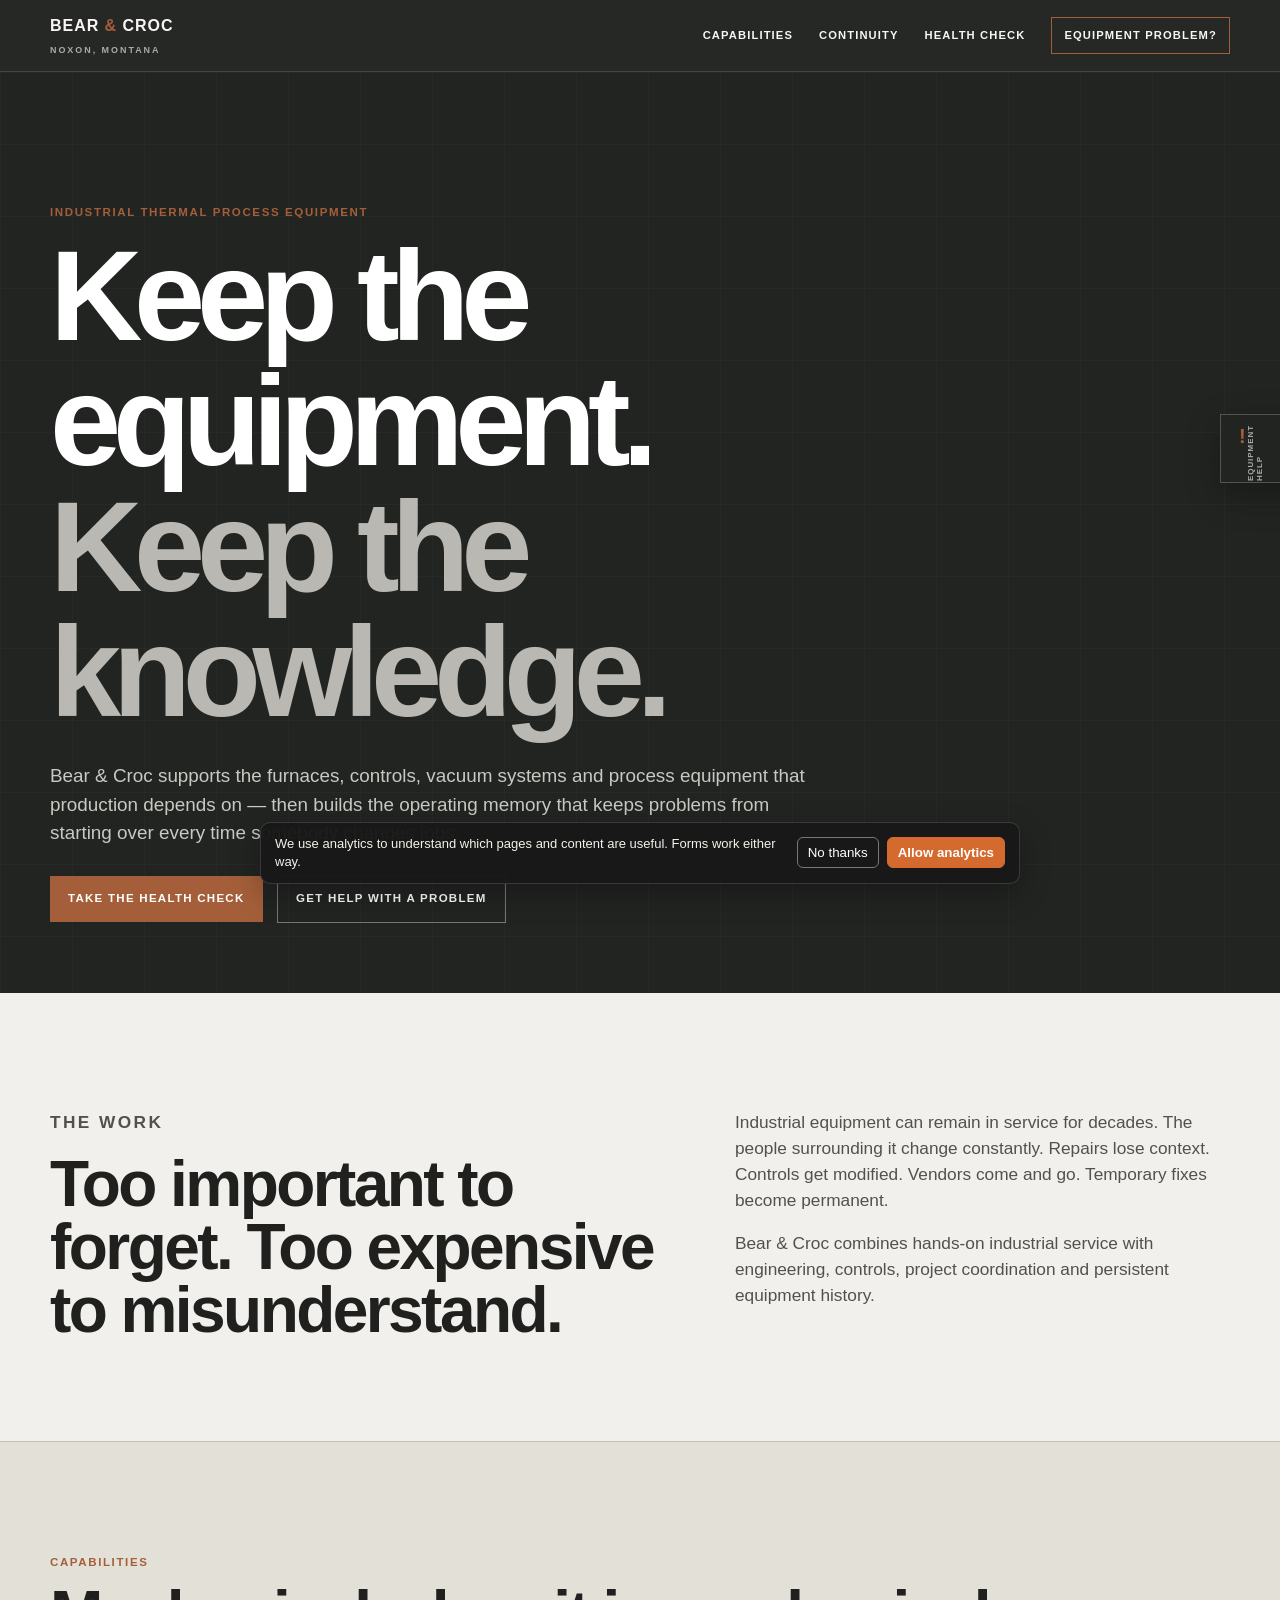
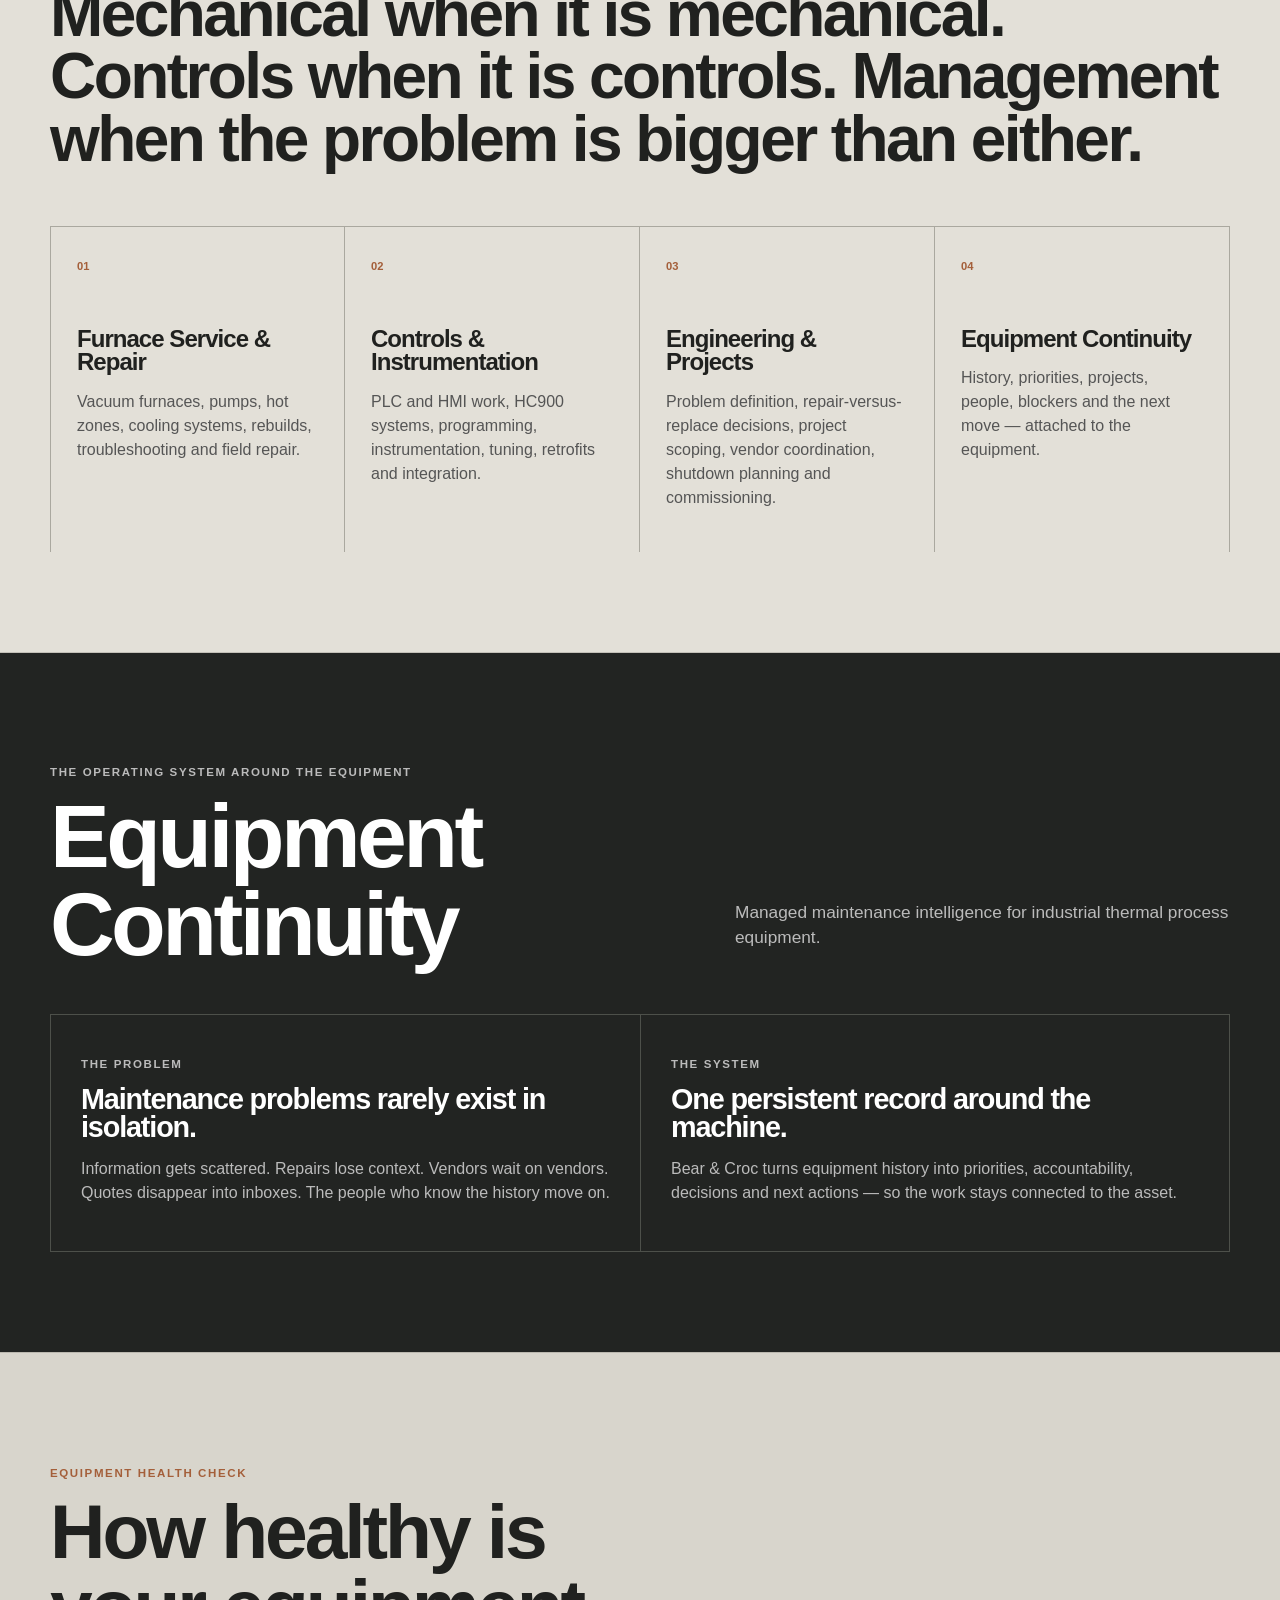
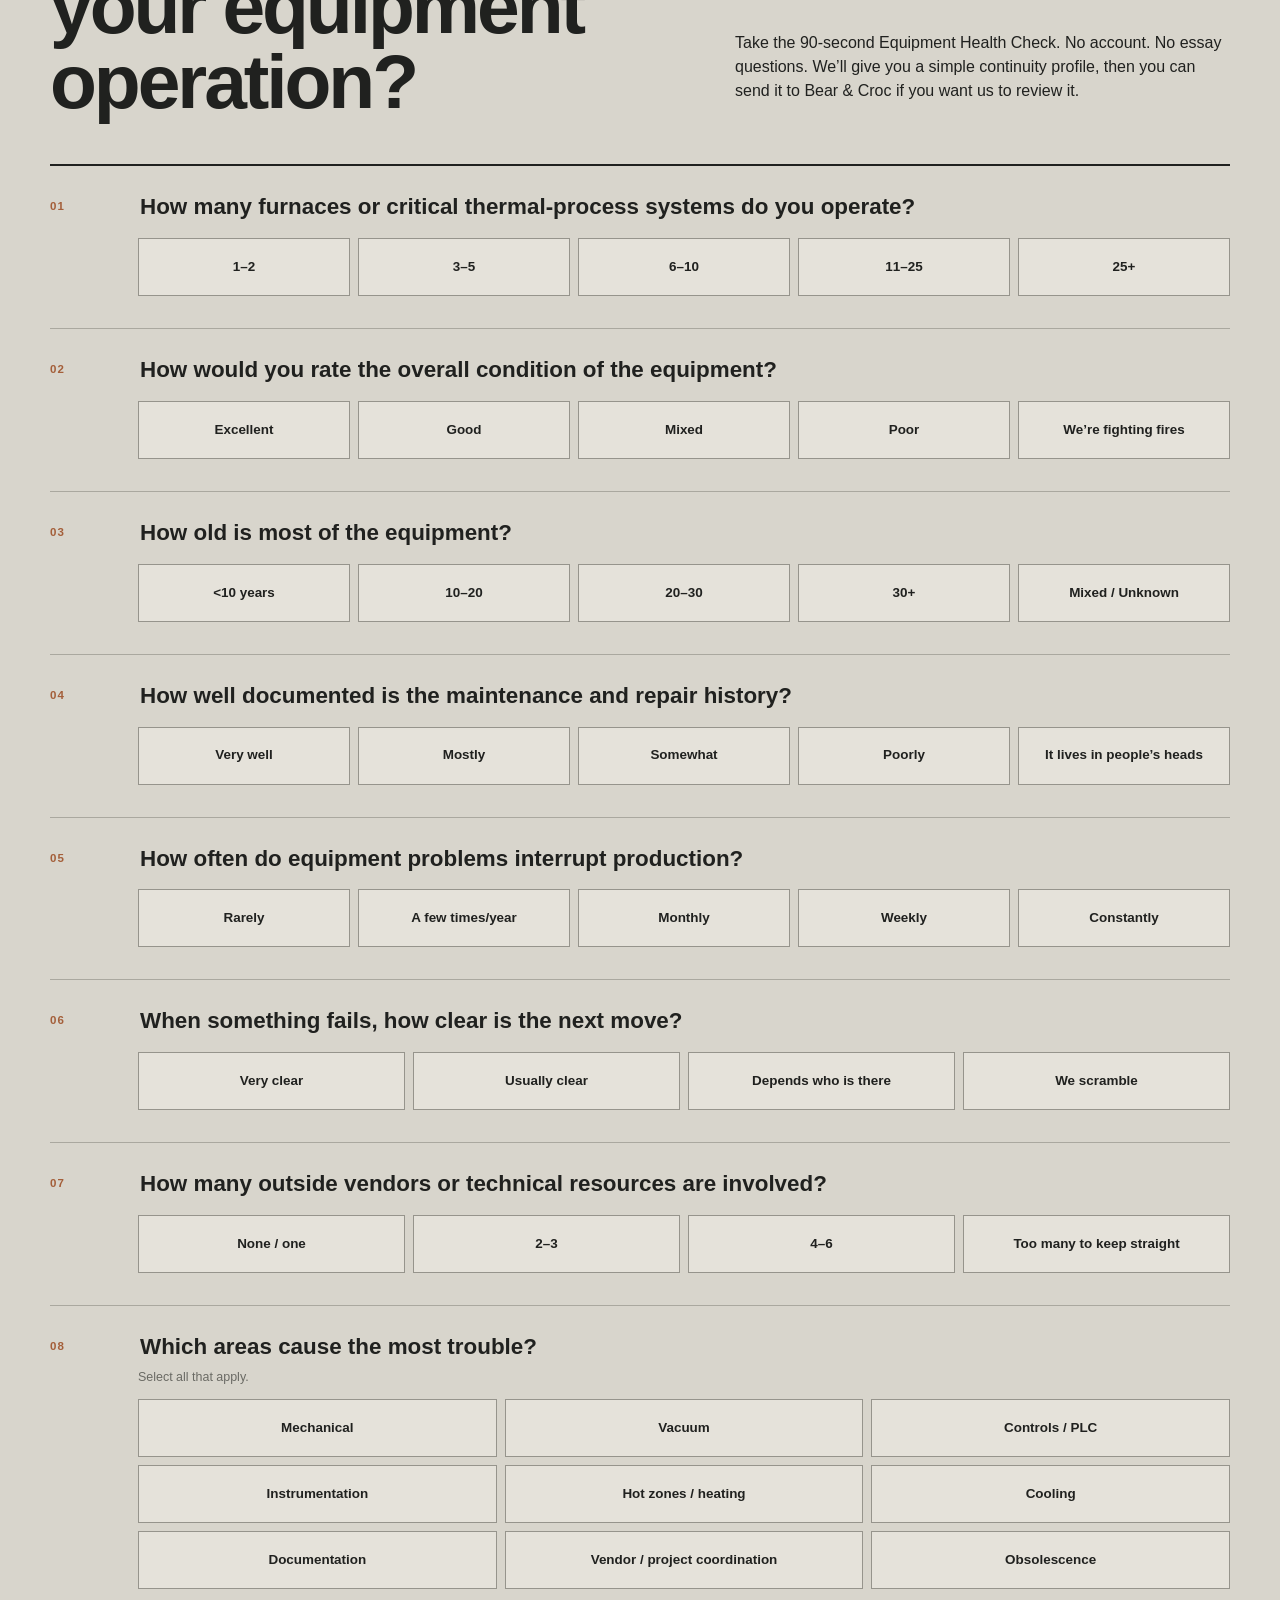
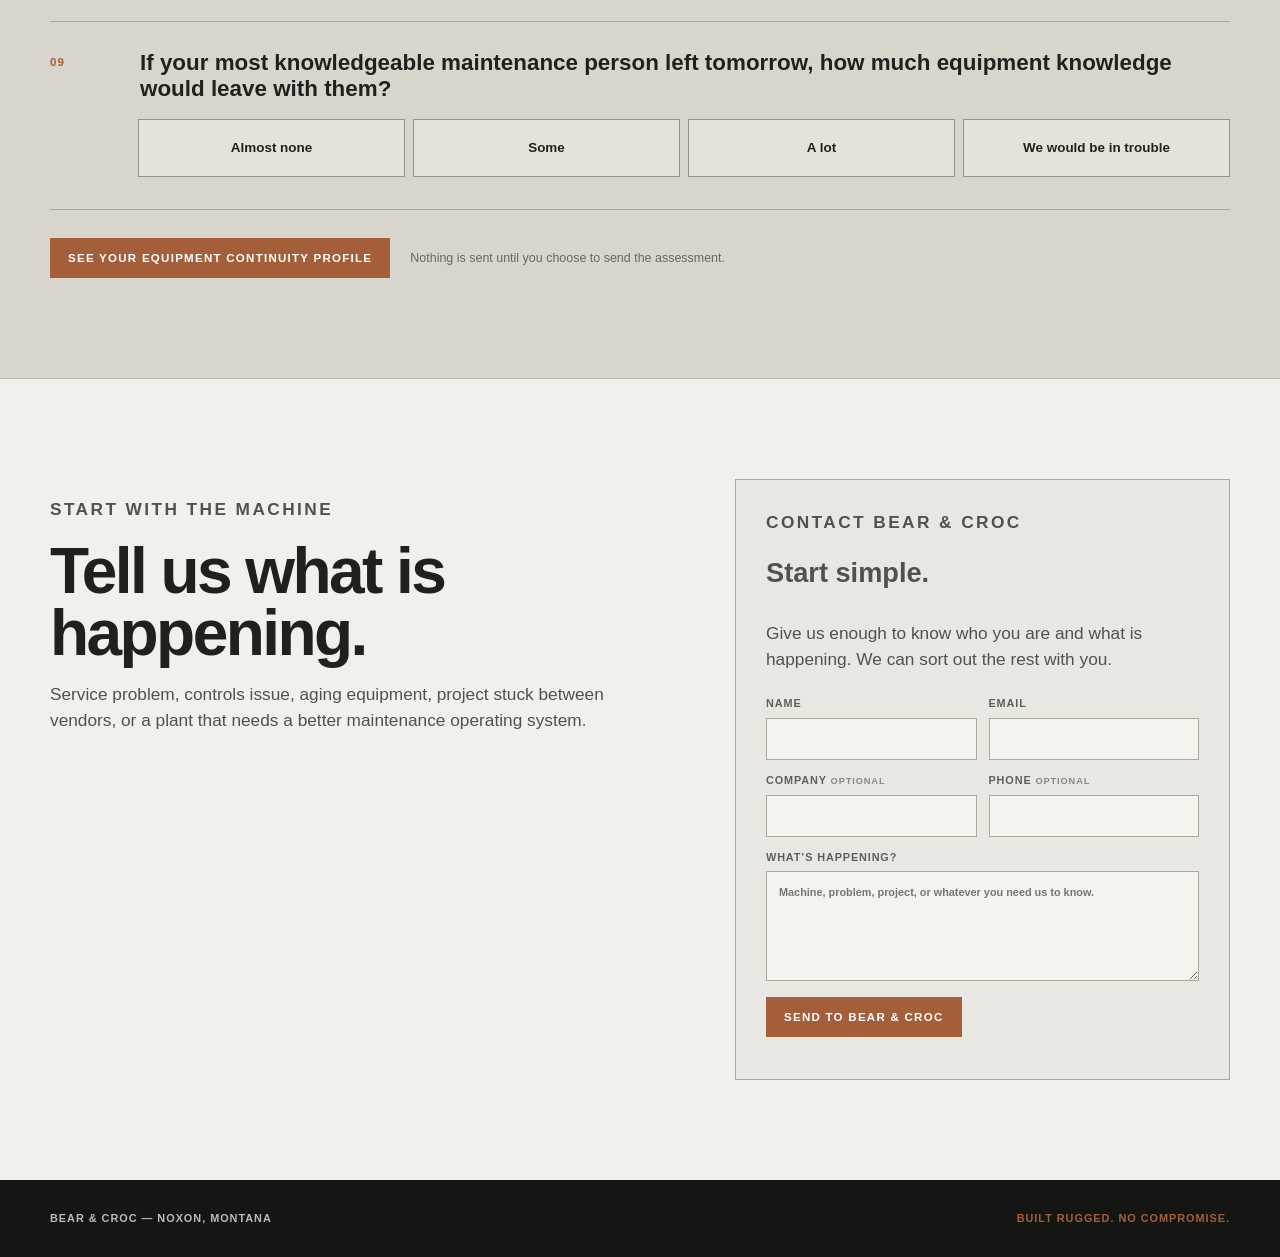
<file: V2/index.html>
<!doctype html>
<html lang="en">
<head>
<meta charset="utf-8">
<meta name="viewport" content="width=device-width,initial-scale=1">
<title>Bear & Croc | Industrial Thermal Process Equipment</title>
<meta name="description" content="Bear & Croc — industrial thermal process equipment, maintenance, controls, engineering, repair, and Equipment Continuity.">
<link rel="stylesheet" href="styles.css?v=20260928-1">
</head>
<body>

<header class="site-header">
  <a class="brand" href="#top"><span class="brand-main">BEAR <span>&</span> CROC</span><span class="brand-sub">NOXON, MONTANA</span></a>
  <nav><a href="#capabilities">Capabilities</a><a href="#continuity">Continuity</a><a href="#health-check">Health Check</a><a class="cta" href="help/" data-open-help>Equipment problem?</a></nav>
</header>

<main id="top">
<section class="hero">
  <div class="hero-inner">
    <p class="kicker">INDUSTRIAL THERMAL PROCESS EQUIPMENT</p>
    <h1>Keep the equipment.<br><span>Keep the knowledge.</span></h1>
    <p class="copy">Bear & Croc supports the furnaces, controls, vacuum systems and process equipment that production depends on — then builds the operating memory that keeps problems from starting over every time somebody changes jobs.</p>
    <a class="button primary" href="#health-check">Take the Health Check</a>
    <a class="button ghost" href="help/" data-open-help>Get help with a problem</a>
  </div>
</section>

<section class="section">
  <div class="wrap intro-grid">
    <div><p class="kicker">THE WORK</p><h2>Too important to forget. Too expensive to misunderstand.</h2></div>
    <div><p>Industrial equipment can remain in service for decades. The people surrounding it change constantly. Repairs lose context. Controls get modified. Vendors come and go. Temporary fixes become permanent.</p><p>Bear & Croc combines hands-on industrial service with engineering, controls, project coordination and persistent equipment history.</p></div>
  </div>
</section>

<section id="capabilities" class="section capabilities">
  <div class="wrap">
    <p class="kicker">CAPABILITIES</p>
    <h2>Mechanical when it is mechanical. Controls when it is controls. Management when the problem is bigger than either.</h2>
    <div class="cap-grid">
      <article><span class="num">01</span><h3>Furnace Service & Repair</h3><p>Vacuum furnaces, pumps, hot zones, cooling systems, rebuilds, troubleshooting and field repair.</p></article>
      <article><span class="num">02</span><h3>Controls & Instrumentation</h3><p>PLC and HMI work, HC900 systems, programming, instrumentation, tuning, retrofits and integration.</p></article>
      <article><span class="num">03</span><h3>Engineering & Projects</h3><p>Problem definition, repair-versus-replace decisions, project scoping, vendor coordination, shutdown planning and commissioning.</p></article>
      <article><span class="num">04</span><h3>Equipment Continuity</h3><p>History, priorities, projects, people, blockers and the next move — attached to the equipment.</p></article>
    </div>
  </div>
</section>

<section id="continuity" class="section continuity">
  <div class="wrap">
    <p class="kicker">THE OPERATING SYSTEM AROUND THE EQUIPMENT</p>
    <div class="two-col"><h2>Equipment Continuity</h2><p>Managed maintenance intelligence for industrial thermal process equipment.</p></div>
    <div class="continuity-boxes">
      <div><p class="mini">THE PROBLEM</p><h3>Maintenance problems rarely exist in isolation.</h3><p>Information gets scattered. Repairs lose context. Vendors wait on vendors. Quotes disappear into inboxes. The people who know the history move on.</p></div>
      <div><p class="mini">THE SYSTEM</p><h3>One persistent record around the machine.</h3><p>Bear & Croc turns equipment history into priorities, accountability, decisions and next actions — so the work stays connected to the asset.</p></div>
    </div>
  </div>
</section>

<section id="health-check" class="section health">
<div class="wrap">
  <p class="kicker">EQUIPMENT HEALTH CHECK</p>
  <div class="health-intro">
    <h2>How healthy is your equipment operation?</h2>
    <p>Take the 90-second Equipment Health Check. No account. No essay questions. We’ll give you a simple continuity profile, then you can send it to Bear & Croc if you want us to review it.</p>
  </div>

  <form id="health-form" class="health-form">
    <div class="question"><p class="qnum">01</p><fieldset><legend>How many furnaces or critical thermal-process systems do you operate?</legend><div class="choices five">
      <label><input required type="radio" name="furnaces" value="1–2" data-score="0"><span>1–2</span></label>
      <label><input type="radio" name="furnaces" value="3–5" data-score="1"><span>3–5</span></label>
      <label><input type="radio" name="furnaces" value="6–10" data-score="2"><span>6–10</span></label>
      <label><input type="radio" name="furnaces" value="11–25" data-score="3"><span>11–25</span></label>
      <label><input type="radio" name="furnaces" value="25+" data-score="4"><span>25+</span></label>
    </div></fieldset></div>

    <div class="question"><p class="qnum">02</p><fieldset><legend>How would you rate the overall condition of the equipment?</legend><div class="choices five">
      <label><input required type="radio" name="condition" value="Excellent" data-score="0"><span>Excellent</span></label>
      <label><input type="radio" name="condition" value="Good" data-score="1"><span>Good</span></label>
      <label><input type="radio" name="condition" value="Mixed" data-score="2"><span>Mixed</span></label>
      <label><input type="radio" name="condition" value="Poor" data-score="3"><span>Poor</span></label>
      <label><input type="radio" name="condition" value="We're fighting fires" data-score="4"><span>We’re fighting fires</span></label>
    </div></fieldset></div>

    <div class="question"><p class="qnum">03</p><fieldset><legend>How old is most of the equipment?</legend><div class="choices five">
      <label><input required type="radio" name="age" value="Under 10 years" data-score="0"><span>&lt;10 years</span></label>
      <label><input type="radio" name="age" value="10–20 years" data-score="1"><span>10–20</span></label>
      <label><input type="radio" name="age" value="20–30 years" data-score="2"><span>20–30</span></label>
      <label><input type="radio" name="age" value="30+ years" data-score="3"><span>30+</span></label>
      <label><input type="radio" name="age" value="Mixed / Unknown" data-score="2"><span>Mixed / Unknown</span></label>
    </div></fieldset></div>

    <div class="question"><p class="qnum">04</p><fieldset><legend>How well documented is the maintenance and repair history?</legend><div class="choices five">
      <label><input required type="radio" name="history" value="Very well" data-score="0"><span>Very well</span></label>
      <label><input type="radio" name="history" value="Mostly" data-score="1"><span>Mostly</span></label>
      <label><input type="radio" name="history" value="Somewhat" data-score="2"><span>Somewhat</span></label>
      <label><input type="radio" name="history" value="Poorly" data-score="3"><span>Poorly</span></label>
      <label><input type="radio" name="history" value="It lives in people's heads" data-score="4"><span>It lives in people’s heads</span></label>
    </div></fieldset></div>

    <div class="question"><p class="qnum">05</p><fieldset><legend>How often do equipment problems interrupt production?</legend><div class="choices five">
      <label><input required type="radio" name="downtime" value="Rarely" data-score="0"><span>Rarely</span></label>
      <label><input type="radio" name="downtime" value="A few times/year" data-score="1"><span>A few times/year</span></label>
      <label><input type="radio" name="downtime" value="Monthly" data-score="2"><span>Monthly</span></label>
      <label><input type="radio" name="downtime" value="Weekly" data-score="3"><span>Weekly</span></label>
      <label><input type="radio" name="downtime" value="Constantly" data-score="4"><span>Constantly</span></label>
    </div></fieldset></div>

    <div class="question"><p class="qnum">06</p><fieldset><legend>When something fails, how clear is the next move?</legend><div class="choices four">
      <label><input required type="radio" name="nextmove" value="Very clear" data-score="0"><span>Very clear</span></label>
      <label><input type="radio" name="nextmove" value="Usually clear" data-score="1"><span>Usually clear</span></label>
      <label><input type="radio" name="nextmove" value="Depends who is there" data-score="3"><span>Depends who is there</span></label>
      <label><input type="radio" name="nextmove" value="We scramble" data-score="4"><span>We scramble</span></label>
    </div></fieldset></div>

    <div class="question"><p class="qnum">07</p><fieldset><legend>How many outside vendors or technical resources are involved?</legend><div class="choices four">
      <label><input required type="radio" name="vendors" value="None / one" data-score="0"><span>None / one</span></label>
      <label><input type="radio" name="vendors" value="2–3" data-score="1"><span>2–3</span></label>
      <label><input type="radio" name="vendors" value="4–6" data-score="2"><span>4–6</span></label>
      <label><input type="radio" name="vendors" value="Too many to keep straight" data-score="4"><span>Too many to keep straight</span></label>
    </div></fieldset></div>

    <div class="question"><p class="qnum">08</p><fieldset><legend>Which areas cause the most trouble?</legend><p class="help">Select all that apply.</p><div class="choices multi">
      <label><input type="checkbox" name="trouble" value="Mechanical"><span>Mechanical</span></label>
      <label><input type="checkbox" name="trouble" value="Vacuum"><span>Vacuum</span></label>
      <label><input type="checkbox" name="trouble" value="Controls / PLC"><span>Controls / PLC</span></label>
      <label><input type="checkbox" name="trouble" value="Instrumentation"><span>Instrumentation</span></label>
      <label><input type="checkbox" name="trouble" value="Hot zones / heating"><span>Hot zones / heating</span></label>
      <label><input type="checkbox" name="trouble" value="Cooling"><span>Cooling</span></label>
      <label><input type="checkbox" name="trouble" value="Documentation"><span>Documentation</span></label>
      <label><input type="checkbox" name="trouble" value="Vendor / project coordination"><span>Vendor / project coordination</span></label>
      <label><input type="checkbox" name="trouble" value="Obsolescence"><span>Obsolescence</span></label>
    </div></fieldset></div>

    <div class="question"><p class="qnum">09</p><fieldset><legend>If your most knowledgeable maintenance person left tomorrow, how much equipment knowledge would leave with them?</legend><div class="choices four">
      <label><input required type="radio" name="knowledge" value="Almost none" data-score="0"><span>Almost none</span></label>
      <label><input type="radio" name="knowledge" value="Some" data-score="1"><span>Some</span></label>
      <label><input type="radio" name="knowledge" value="A lot" data-score="3"><span>A lot</span></label>
      <label><input type="radio" name="knowledge" value="We would be in trouble" data-score="5"><span>We would be in trouble</span></label>
    </div></fieldset></div>

    <div class="health-submit"><button class="button primary" type="submit">See Your Equipment Continuity Profile</button><p>Nothing is sent until you choose to send the assessment.</p></div>
  </form>

  <div id="result" class="result" hidden>
    <div class="result-top"><p class="mini">YOUR EQUIPMENT CONTINUITY PROFILE</p><span id="risk" class="risk"></span></div>
    <h3 id="headline"></h3>
    <p id="copy"></p>
    <div id="notes" class="notes"></div>

    <div class="lead">
      <div><p class="mini">SEND THE ASSESSMENT TO BEAR & CROC</p><p>Add your name and email. Company and phone are optional.</p></div>
      <div class="fields">
        <label>Name<input id="lead-name" type="text" autocomplete="name"></label>
        <label>Email<input id="lead-email" type="email" autocomplete="email"></label>
        <label>Company <em>optional</em><input id="lead-company" type="text" autocomplete="organization"></label>
        <label>Phone <em>optional</em><input id="lead-phone" type="tel" autocomplete="tel"></label>
      </div>
      <button id="email-assessment" class="button primary" type="button">Send My Assessment</button><p id="send-status" role="status" aria-live="polite" style="grid-column:2;margin:0;color:#bbb"></p>
    </div>
  </div>
</div>
</section>

<section id="contact" class="section">
  <div class="wrap two-col">
    <div><p class="kicker">START WITH THE MACHINE</p><h2>Tell us what is happening.</h2><p>Service problem, controls issue, aging equipment, project stuck between vendors, or a plant that needs a better maintenance operating system.</p></div>
    <form id="contact-form" class="contact-card contact-form">
      <p class="mini">CONTACT BEAR & CROC</p>
      <p class="big">Start simple.</p>
      <p>Give us enough to know who you are and what is happening. We can sort out the rest with you.</p>
      <input class="honeypot" type="text" name="website" tabindex="-1" autocomplete="off" aria-hidden="true">
      <div class="contact-fields">
        <label>Name<input name="name" required autocomplete="name"></label>
        <label>Email<input name="email" type="email" required autocomplete="email"></label>
        <label>Company <em>optional</em><input name="company" autocomplete="organization"></label>
        <label>Phone <em>optional</em><input name="phone" type="tel" autocomplete="tel"></label>
      </div>
      <label class="contact-message">What’s happening?<textarea name="message" rows="4" required placeholder="Machine, problem, project, or whatever you need us to know."></textarea></label>
      <button id="contact-submit" class="button primary" type="submit">Send to Bear & Croc</button>
      <p id="contact-status" class="contact-status" role="status" aria-live="polite"></p>
    </form>
  </div>
</section>
</main>

<button class="equipment-help-tab" type="button" data-open-help aria-controls="equipment-help-drawer" aria-expanded="false">
  <span>Immediate equipment need?</span>
  <strong>Tell us what’s wrong</strong>
</button>
<div class="equipment-help-backdrop" data-help-close hidden></div>
<aside class="equipment-help-drawer" id="equipment-help-drawer" role="dialog" aria-modal="true" aria-label="Equipment help" aria-hidden="true">
  <div class="equipment-help-drawer-head">
    <div><span>BEAR <b>&amp;</b> CROC</span><small>EQUIPMENT HELP</small></div>
    <button type="button" data-help-close aria-label="Close equipment help">Close</button>
  </div>
  <iframe title="Bear & Croc equipment problem brief" data-src="help/?embed=1&amp;v=20260928-1"></iframe>
</aside>

<footer><div class="wrap footer"><span>BEAR & CROC — NOXON, MONTANA</span><strong>BUILT RUGGED. NO COMPROMISE.</strong></div></footer>

<script src="app.js?v=20260928-1" defer></script>
</body>
</html>
</file>
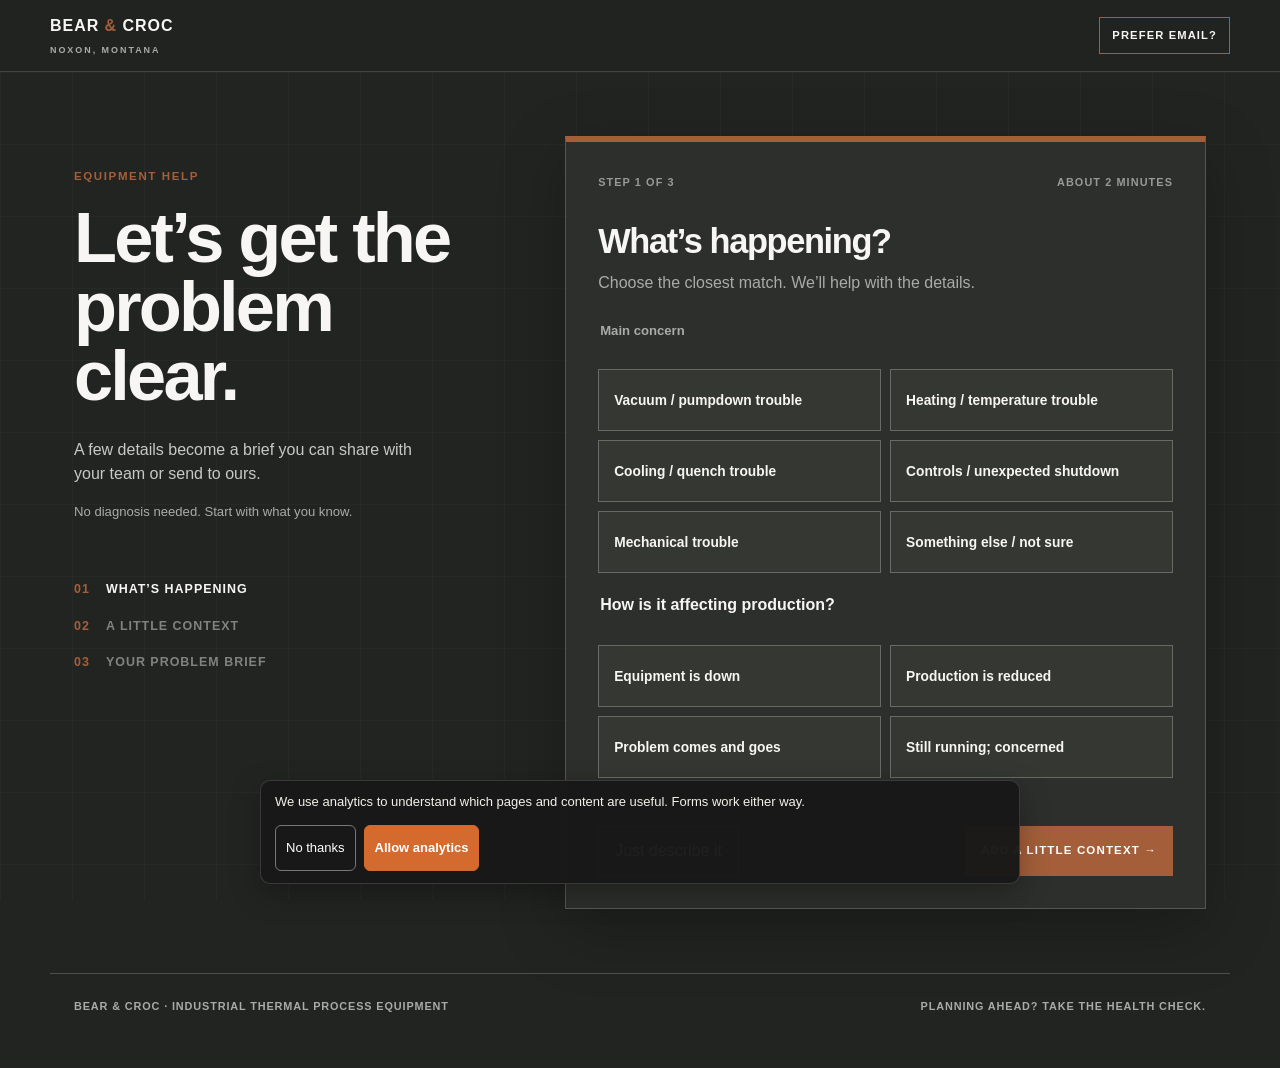
<file: V2/help/index.html>
<!doctype html><html lang="en"><head><meta charset="utf-8"><meta name="viewport" content="width=device-width,initial-scale=1"><title>Equipment help | Bear & Croc</title><meta name="description" content="Describe an equipment problem, build a clear service brief, and send it to Bear & Croc for follow-up."><link rel="stylesheet" href="help.css?v=20260928-1"></head><body>
<header><a href="/" class="brand"><span class="brand-main">BEAR <b>&amp;</b> CROC</span><span class="brand-sub">NOXON, MONTANA</span></a><a class="email-link" href="mailto:sales@bearandcroc.com">Prefer email?</a></header>
<main><aside><p class="eyebrow">EQUIPMENT HELP</p><h1>Let’s get the<br>problem clear.</h1><p>A few details become a brief you can share with your team or send to ours.</p><p class="quiet">No diagnosis needed. Start with what you know.</p><ol id="steps"><li>What’s happening</li><li>A little context</li><li>Your problem brief</li></ol></aside>
<section class="surface" aria-label="Equipment problem brief"><div class="progress"><span id="step-label">Step 1 of 3</span><span>About 2 minutes</span></div><div id="screen"></div></section></main>
<footer>Bear & Croc · Industrial thermal process equipment <a href="/#health-check">Planning ahead? Take the Health Check.</a></footer>
<noscript><p>This form needs JavaScript. Email your equipment concern to <a href="mailto:sales@bearandcroc.com">sales@bearandcroc.com</a>.</p></noscript>
<script src="analytics.js?v=20260928-1"></script><script src="help.js?v=20260928-1"></script></body></html>
</file>
<file: V2/styles.css>
:root{
  --charcoal:#222422;--black:#151614;--paper:#f1f0ec;--paper2:#e3e0d8;
  --ink:#20211f;--muted:#666760;--line:#aaa89f;--copper:#a45f3a;--white:#f7f6f2;--max:1180px;
}
*{box-sizing:border-box}html{scroll-behavior:smooth}body{margin:0;background:var(--paper);color:var(--ink);font-family:Arial,Helvetica,sans-serif;line-height:1.5}
a{color:inherit;text-decoration:none}.wrap{width:min(calc(100% - 48px),var(--max));margin:auto}
h1,h2,h3{line-height:.98;letter-spacing:-.04em;margin:0}.kicker,.mini{font-size:.72rem;font-weight:900;letter-spacing:.14em;text-transform:uppercase;color:var(--copper)}
.site-header{position:sticky;top:0;z-index:30;background:rgba(34,36,34,.98);color:var(--white);display:flex;justify-content:space-between;align-items:center;padding:14px max(24px,calc((100vw - var(--max))/2));border-bottom:1px solid #444}
.brand{display:flex;flex-direction:column;font-weight:900}.brand-main{letter-spacing:.06em}.brand-main span{color:var(--copper)}.brand-sub{font-size:.56rem;letter-spacing:.22em;color:#aaa;margin-top:6px}
nav{display:flex;gap:26px;align-items:center;font-size:.7rem;font-weight:900;letter-spacing:.1em;text-transform:uppercase}nav .cta{border:1px solid var(--copper);padding:9px 12px}
.hero{background:var(--charcoal);color:white;min-height:660px;display:flex;align-items:flex-end;padding:120px max(24px,calc((100vw - var(--max))/2)) 70px;position:relative;overflow:hidden}
.hero:before{content:"";position:absolute;inset:0;background:linear-gradient(90deg,rgba(255,255,255,.025) 1px,transparent 1px),linear-gradient(rgba(255,255,255,.025) 1px,transparent 1px);background-size:72px 72px}
.hero-inner{position:relative;z-index:1;max-width:950px}.hero h1{font-size:clamp(4rem,10vw,9rem);font-weight:900;letter-spacing:-.065em}.hero h1 span{color:#b9b8b2}
.hero p.copy{font-size:1.18rem;max-width:760px;color:#c9c9c3;margin:28px 0}.button{display:inline-block;border:0;padding:14px 18px;text-transform:uppercase;letter-spacing:.11em;font-weight:900;font-size:.72rem;cursor:pointer}.primary{background:var(--copper);color:white}.ghost{border:1px solid #777;color:white;margin-left:10px}
.section{padding:100px 0}.intro-grid,.two-col{display:grid;grid-template-columns:1.1fr .9fr;gap:80px}.section h2{font-size:clamp(2.8rem,5vw,5.6rem);font-weight:900}.intro-grid p,.two-col p{font-size:1.08rem;color:#51524d}
.capabilities{background:var(--paper2);border-block:1px solid #c3c0b8}.cap-grid{display:grid;grid-template-columns:repeat(4,1fr);border-top:1px solid var(--line);margin-top:55px}.cap-grid article{padding:26px;border-right:1px solid var(--line);min-height:270px}.cap-grid article:first-child{border-left:1px solid var(--line)}.cap-grid h3{font-size:1.5rem;margin:50px 0 15px}.num{font-size:.7rem;color:var(--copper);font-weight:900}.cap-grid p{color:#555}
.continuity{background:var(--charcoal);color:white}.continuity .two-col{align-items:end}.continuity p{color:#bbb}.continuity h2{font-size:clamp(3.5rem,7vw,7.5rem)}.continuity-boxes{display:grid;grid-template-columns:1fr 1fr;margin-top:45px;border:1px solid #4d504a}.continuity-boxes>div{padding:30px}.continuity-boxes>div+div{border-left:1px solid #4d504a}.continuity-boxes h3{font-size:1.8rem;margin:10px 0 12px}
.health{background:#d8d5cc;border-block:1px solid #bbb8af}.health-intro{display:grid;grid-template-columns:1.1fr .9fr;gap:80px;align-items:end;margin-bottom:45px}.health-intro h2{font-size:clamp(3rem,6vw,6.3rem)}.health-form{border-top:2px solid var(--ink)}
.question{display:grid;grid-template-columns:70px 1fr;gap:18px;padding:28px 0 32px;border-bottom:1px solid var(--line)}.qnum{font-size:.72rem;font-weight:900;color:var(--copper);letter-spacing:.1em;margin:4px 0 0}.question fieldset{border:0;padding:0;margin:0;min-width:0}.question legend{font-size:1.4rem;font-weight:900;line-height:1.15;margin-bottom:18px}
.help{font-size:.78rem;color:#6a6a64;margin-top:-10px}.choices{display:grid;gap:8px}.choices.five{grid-template-columns:repeat(5,1fr)}.choices.four{grid-template-columns:repeat(4,1fr)}.choices.multi{grid-template-columns:repeat(3,1fr)}
.choices label{cursor:pointer}.choices input{position:absolute;opacity:0}.choices span{display:flex;align-items:center;justify-content:center;min-height:58px;padding:10px;border:1px solid #96948c;background:#e5e2da;text-align:center;font-size:.84rem;font-weight:800}.choices input:checked+span{background:var(--charcoal);color:white;border-color:var(--charcoal);box-shadow:inset 0 -4px 0 var(--copper)}
.health-submit{display:flex;align-items:center;gap:20px;padding-top:28px;flex-wrap:wrap}.health-submit p{font-size:.78rem;color:#666;margin:0}
.result{margin-top:55px;background:var(--charcoal);color:white;border-top:6px solid var(--copper);padding:40px}.result[hidden]{display:none}.result-top{display:flex;justify-content:space-between;gap:20px;align-items:center}.risk{border:1px solid #73766f;padding:8px 10px;font-size:.7rem;font-weight:900;letter-spacing:.1em}.result h3{font-size:clamp(2.4rem,5vw,5rem);margin:28px 0 20px;max-width:950px}.result>p{color:#c2c2bc;max-width:850px}
.notes{border-block:1px solid #4a4c47;padding:24px 0;margin:30px 0}.notes ul{list-style:none;padding:0;margin:10px 0}.notes li{padding:7px 0 7px 18px;position:relative}.notes li:before{content:"";width:8px;height:2px;background:var(--copper);position:absolute;left:0;top:17px}
.lead{display:grid;grid-template-columns:.8fr 1.2fr;gap:32px}.lead p{color:#bbb}.fields{display:grid;grid-template-columns:1fr 1fr;gap:12px}.fields label{font-size:.68rem;font-weight:900;letter-spacing:.08em;text-transform:uppercase;color:#aaa}.fields label em{font-size:.58rem;font-style:normal;font-weight:700;color:#777}.fields input{display:block;width:100%;margin-top:6px;padding:12px;background:#2d2f2c;border:1px solid #5b5d58;color:white;font:inherit}.lead button{grid-column:2;justify-self:start}
.contact-card{border:1px solid var(--line);background:#e9e7e1;padding:30px}.contact-card .big{font-size:1.7rem;font-weight:900}.contact-form{display:block}.contact-form>p{margin-top:0}.contact-fields{display:grid;grid-template-columns:1fr 1fr;gap:12px;margin:22px 0 12px}.contact-form label{font-size:.68rem;font-weight:900;letter-spacing:.08em;text-transform:uppercase;color:#5e5f59}.contact-form label em{font-size:.58rem;font-style:normal;font-weight:700;color:#888}.contact-form input,.contact-form textarea{display:block;width:100%;margin-top:6px;padding:12px;background:#f5f3ee;border:1px solid #aaa79e;color:var(--ink);font:inherit}.contact-form textarea{resize:vertical;min-height:110px}.contact-message{display:block;margin-bottom:16px}.contact-status{margin:12px 0 0!important;font-size:.86rem!important;color:#555!important}.honeypot{position:absolute!important;left:-10000px!important;width:1px!important;height:1px!important;overflow:hidden!important}
footer{background:var(--black);color:#bbb;padding:30px 0}.footer{display:flex;justify-content:space-between;gap:30px;font-size:.68rem;font-weight:900;letter-spacing:.09em}.footer strong{color:var(--copper)}
.equipment-help-tab{position:fixed;right:0;top:46%;z-index:40;width:214px;padding:15px 18px 14px;text-align:left;border:1px solid #52544f;border-right:0;background:var(--charcoal);color:var(--white);box-shadow:0 12px 35px rgba(0,0,0,.28);cursor:pointer;transform:translateX(154px);transition:transform .2s ease,border-color .2s ease;font-family:inherit}
.equipment-help-tab:hover,.equipment-help-tab:focus-visible{transform:translateX(0);border-color:var(--copper)}.equipment-help-tab:focus-visible{outline:3px solid var(--copper);outline-offset:3px}.equipment-help-tab span,.equipment-help-tab strong{display:block}.equipment-help-tab span{font-size:.58rem;font-weight:900;letter-spacing:.1em;text-transform:uppercase;color:#aaa}.equipment-help-tab strong{margin-top:3px;font-size:.83rem;letter-spacing:.02em}.equipment-help-tab:before{content:"!";display:block;position:absolute;left:18px;top:31%;transform:translateY(-50%);font-size:1.25rem;font-weight:900;color:var(--copper);transition:opacity .2s}.equipment-help-tab:after{content:"EQUIPMENT HELP";position:absolute;left:25px;top:56%;font-size:.5rem;font-weight:900;letter-spacing:.12em;color:#aaa;writing-mode:vertical-rl;transform:rotate(180deg) translateY(50%)}.equipment-help-tab span,.equipment-help-tab strong{margin-left:42px}.equipment-help-tab:hover:before,.equipment-help-tab:focus-visible:before,.equipment-help-tab:hover:after,.equipment-help-tab:focus-visible:after{opacity:0}.equipment-help-tab:hover span,.equipment-help-tab:hover strong,.equipment-help-tab:focus-visible span,.equipment-help-tab:focus-visible strong{margin-left:0}
.equipment-help-backdrop{position:fixed;inset:0;z-index:70;background:rgba(15,16,15,.68)}.equipment-help-backdrop[hidden]{display:none}.equipment-help-drawer{position:fixed;top:0;right:0;bottom:0;z-index:80;width:min(560px,100%);background:var(--charcoal);color:var(--white);box-shadow:-20px 0 60px rgba(0,0,0,.38);transform:translateX(102%);visibility:hidden;transition:transform .25s ease,visibility 0s linear .25s;display:flex;flex-direction:column}.equipment-help-drawer.open{transform:translateX(0);visibility:visible;transition:transform .25s ease}.equipment-help-drawer-head{min-height:66px;padding:13px 18px 12px;border-bottom:1px solid #4d504a;display:flex;align-items:center;justify-content:space-between;gap:20px}.equipment-help-drawer-head>div>span,.equipment-help-drawer-head small{display:block;font-weight:900}.equipment-help-drawer-head>div>span{letter-spacing:.06em}.equipment-help-drawer-head b{color:var(--copper)}.equipment-help-drawer-head small{margin-top:3px;color:#999;font-size:.54rem;letter-spacing:.18em}.equipment-help-drawer-head button{padding:9px 11px;border:1px solid #70726c;background:transparent;color:var(--white);font:900 .62rem/1 Arial,Helvetica,sans-serif;letter-spacing:.1em;text-transform:uppercase;cursor:pointer}.equipment-help-drawer-head button:focus-visible{outline:3px solid var(--copper);outline-offset:3px}.equipment-help-drawer iframe{display:block;width:100%;height:100%;border:0;background:var(--charcoal)}body.help-drawer-open{overflow:hidden}
@media(max-width:900px){nav a:not(.cta){display:none}.intro-grid,.two-col,.health-intro,.lead{grid-template-columns:1fr;gap:35px}.cap-grid{grid-template-columns:1fr 1fr}.choices.five,.choices.four{grid-template-columns:repeat(2,1fr)}.choices.multi{grid-template-columns:repeat(2,1fr)}.continuity-boxes{grid-template-columns:1fr}.continuity-boxes>div+div{border-left:0;border-top:1px solid #4d504a}.lead button{grid-column:auto}}
@media(max-width:580px){.wrap{width:min(calc(100% - 30px),var(--max))}.hero{padding-inline:15px}.hero h1{font-size:3.65rem}.section{padding:72px 0}.question{grid-template-columns:1fr;gap:4px}.choices.five,.choices.four,.choices.multi{grid-template-columns:1fr}.result{padding:26px 20px}.result-top{display:block}.risk{display:inline-block;margin-top:12px}.fields,.contact-fields{grid-template-columns:1fr}.footer{flex-direction:column}.equipment-help-tab{top:auto;right:14px;bottom:14px;width:auto;min-width:210px;transform:none;border-right:1px solid #52544f}.equipment-help-tab:before,.equipment-help-tab:after{display:none}.equipment-help-tab span,.equipment-help-tab strong{margin-left:0}.equipment-help-drawer{width:100%}}
@media(prefers-reduced-motion:reduce){.equipment-help-tab,.equipment-help-drawer{transition:none}}
</file>
<file: V2/help/help.css>
:root{
  --charcoal:#222422;--black:#151614;--slate:#2d2f2c;--slate2:#353733;
  --paper:#f1f0ec;--white:#f7f6f2;--muted:#aaa;--line:#555851;--copper:#a45f3a;
}
*{box-sizing:border-box}html{color-scheme:dark}body{margin:0;background:var(--charcoal);color:var(--white);font:16px/1.5 Arial,Helvetica,sans-serif}body:before{content:"";position:fixed;inset:0;pointer-events:none;background:linear-gradient(90deg,rgba(255,255,255,.025) 1px,transparent 1px),linear-gradient(rgba(255,255,255,.025) 1px,transparent 1px);background-size:72px 72px}a{color:inherit;text-decoration:none}
header{position:relative;z-index:1;background:rgba(34,36,34,.98);padding:14px max(24px,calc((100vw - 1180px)/2));display:flex;justify-content:space-between;gap:24px;align-items:center;border-bottom:1px solid #444}.brand{display:flex;flex-direction:column;font-weight:900}.brand-main{letter-spacing:.06em}.brand-main b{color:var(--copper)}.brand-sub{font-size:.56rem;letter-spacing:.22em;color:#aaa;margin-top:6px}.email-link{border:1px solid var(--copper);padding:9px 12px;font-size:.7rem;font-weight:900;letter-spacing:.1em;text-transform:uppercase}
main{position:relative;z-index:1;max-width:1180px;margin:64px auto;display:grid;grid-template-columns:.8fr 1.2fr;gap:64px;padding:0 24px}aside{padding-top:20px}h1,h2,h3{line-height:.98;letter-spacing:-.04em}h1{font-size:clamp(3rem,5.5vw,5.7rem);font-weight:900;margin:18px 0 28px}aside p{max-width:355px;color:#c9c9c3}.eyebrow{font-size:.72rem;letter-spacing:.14em;font-weight:900;color:var(--copper)}.quiet,.hint{color:#aaa}.quiet{font-size:.82rem}ol{list-style:none;padding:24px 0;counter-reset:step}ol li{counter-increment:step;margin:18px 0;color:#81837d;font-size:.78rem;font-weight:900;letter-spacing:.08em;text-transform:uppercase}ol li:before{content:'0' counter(step);margin-right:16px;color:var(--copper)}ol li.active{color:var(--white)}
.surface{background:var(--slate);border:1px solid var(--line);border-top:6px solid var(--copper);padding:32px;min-width:0;align-self:start;box-shadow:0 20px 60px rgba(0,0,0,.25)}.progress{display:flex;justify-content:space-between;gap:15px;font-size:.68rem;font-weight:900;letter-spacing:.1em;text-transform:uppercase;color:#999;margin-bottom:34px}h2{font-size:2.15rem;margin:0 0 13px}h3{font-size:1.45rem}.hint{margin:0 0 26px}fieldset{padding:0;border:0;margin:0;min-width:0}legend{font-weight:900;margin-bottom:8px}.choices{display:grid;grid-template-columns:1fr 1fr;gap:9px;margin:20px 0}.choice{position:relative;cursor:pointer}.choice input{position:absolute;opacity:0;width:1px;height:1px}.choice span{display:flex;align-items:center;min-height:62px;border:1px solid #686b64;background:var(--slate2);padding:12px 15px;font-size:.86rem;font-weight:800;line-height:1.25}.choice input:checked+span{background:var(--paper);color:#20211f;border-color:var(--paper);box-shadow:inset 0 -4px var(--copper)}.choice input:focus-visible+span{outline:3px solid var(--copper);outline-offset:3px}
label.field{display:block;margin:20px 0;font-size:.68rem;font-weight:900;letter-spacing:.08em;text-transform:uppercase;color:#aaa}label small{font-size:.58rem;font-weight:700;color:#777}input,textarea,select{font:inherit}label.field input,label.field textarea,label.field select{display:block;width:100%;margin-top:7px;padding:12px;background:#242624;border:1px solid #5b5d58;color:var(--white);border-radius:0;letter-spacing:0;text-transform:none}textarea{resize:vertical;min-height:96px}button{font:inherit;cursor:pointer;min-height:46px;padding:12px 16px;border:1px solid #73766f;background:transparent;color:var(--white)}button.primary{background:var(--copper);border:0;color:white;font-size:.72rem;font-weight:900;letter-spacing:.1em;text-transform:uppercase}button:disabled{opacity:.55;cursor:wait}button:focus-visible,a:focus-visible,input:focus-visible,textarea:focus-visible,select:focus-visible{outline:3px solid var(--copper);outline-offset:3px}.actions{display:flex;flex-wrap:wrap;gap:10px;margin-top:28px;justify-content:space-between}.actions button.primary{margin-left:auto}
.brief{border-block:1px solid var(--line);padding:10px 0;margin:24px 0}.brief dl{margin:0}.brief dt{font-size:.65rem;font-weight:900;letter-spacing:.09em;text-transform:uppercase;color:#888;margin-top:18px}.brief dd{margin:4px 0 18px;white-space:pre-wrap;overflow-wrap:anywhere}.pair{display:grid;grid-template-columns:1fr 1fr;gap:12px}.status{padding:12px 0;overflow-wrap:anywhere}.error{color:#ffb1a5}.contact{border-top:1px solid var(--line);margin-top:28px;padding-top:24px}.contact p{color:#bbb}.contact .primary{width:100%}.trap{position:absolute;left:-10000px;width:1px;height:1px;overflow:hidden}.saved{color:#b9d8bd}footer{position:relative;z-index:1;max-width:1180px;margin:30px auto;padding:24px;border-top:1px solid #4d504a;color:#aaa;font-size:.68rem;font-weight:900;letter-spacing:.08em;text-transform:uppercase;display:flex;justify-content:space-between;gap:24px}
@media(max-width:800px){main{grid-template-columns:1fr;margin:24px auto;gap:20px}aside{padding:0}h1{font-size:3.25rem;margin:12px 0}aside p{max-width:none}ol{display:none}.surface{padding:24px}.eyebrow{margin:0}footer{flex-direction:column}}
@media(max-width:480px){.choices,.pair{grid-template-columns:1fr}header{padding:13px 15px}.email-link{font-size:.58rem;padding:8px}.progress{font-size:.6rem}main{padding:0 15px}.surface{padding:20px}h2{font-size:1.85rem}}
@media print{header,aside,.progress,.actions,.contact,footer,#consent,button,.hint{display:none!important}html{color-scheme:light}body{background:white;color:#20211f}.surface{border:0;box-shadow:none;padding:0}.brief{border:0}main{display:block;margin:0;padding:0}.brief dd{break-inside:avoid}}
@media(prefers-reduced-motion:reduce){*{scroll-behavior:auto!important}}
body.embed:before{display:none}body.embed header,body.embed>main>aside,body.embed footer{display:none}body.embed main{display:block;margin:0;padding:0;max-width:none}body.embed .surface{min-height:calc(100vh - 1px);border:0;border-top:6px solid var(--copper);box-shadow:none;padding:28px 26px;background:var(--charcoal)}body.embed .choice span{background:var(--slate)}body.embed label.field input,body.embed label.field textarea{background:var(--slate)}
</file>
